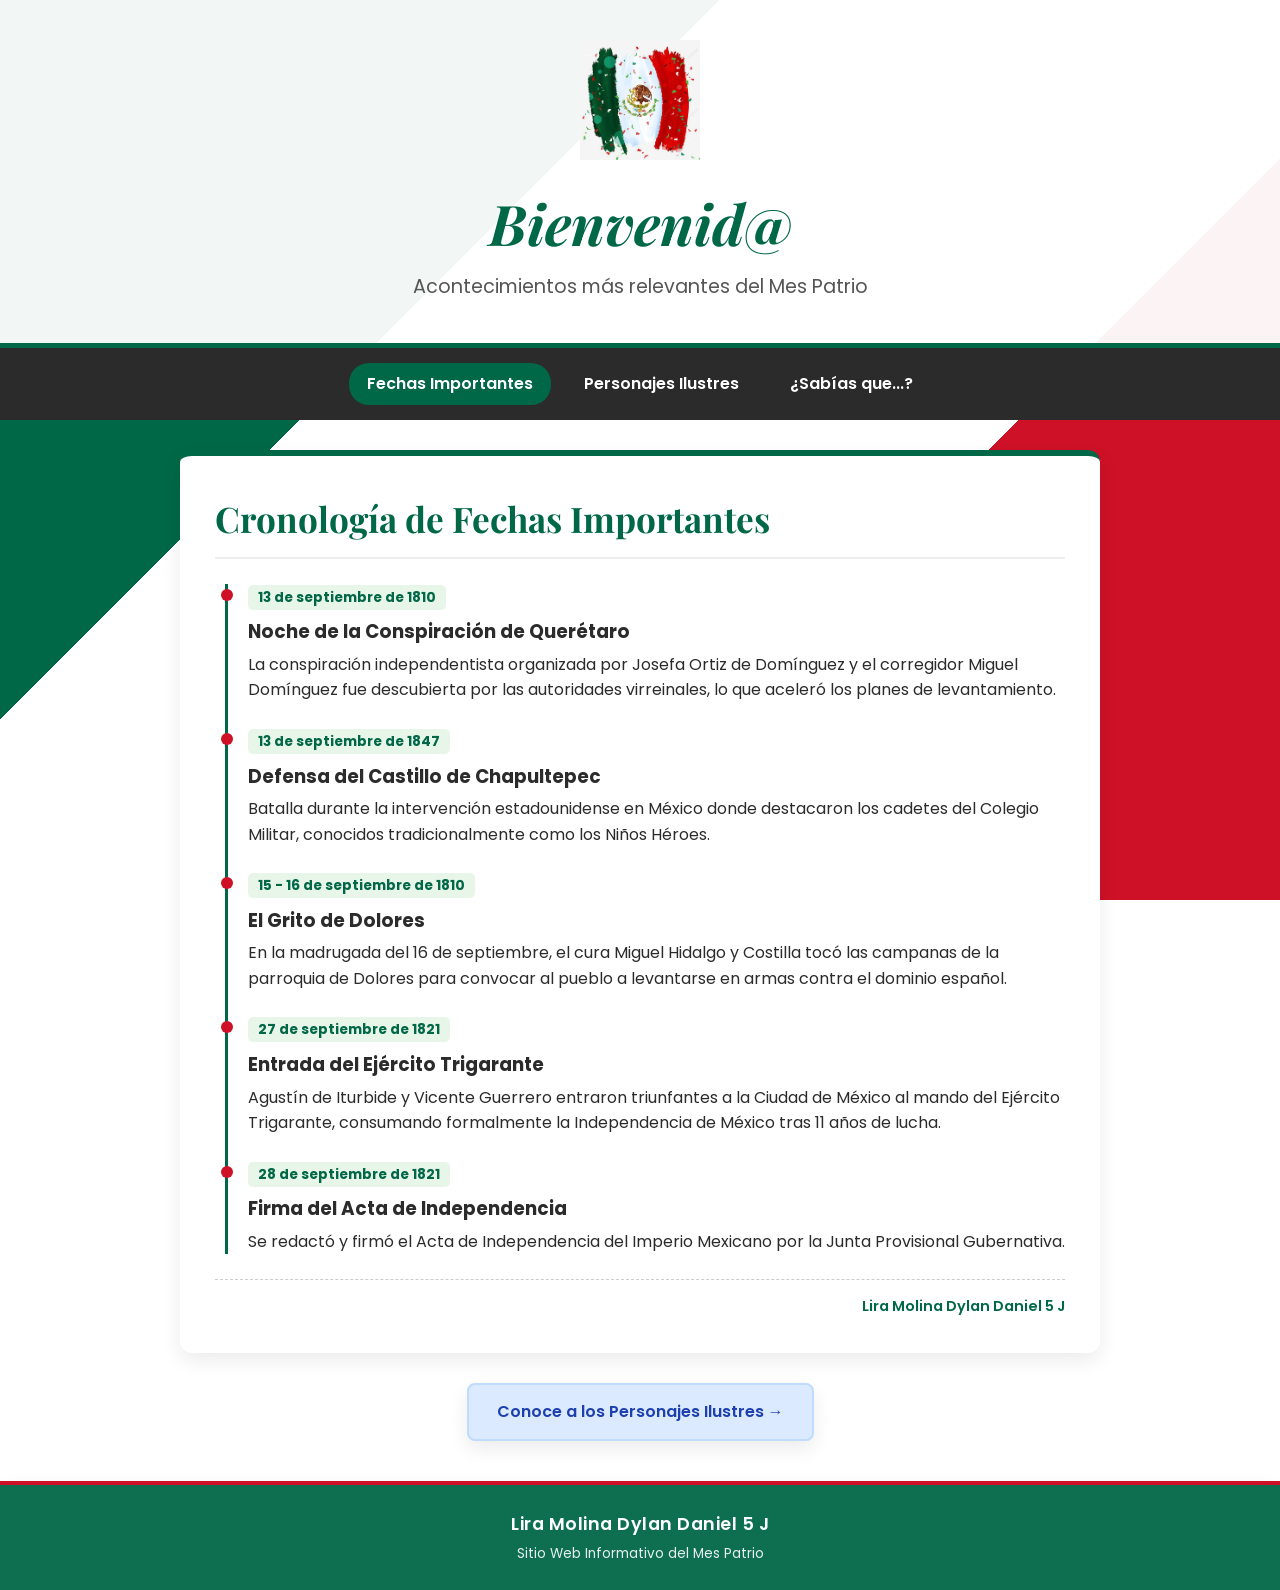
<file: index.html>
<!DOCTYPE html>
<html lang="es">
<head>
    <meta charset="UTF-8">
    <meta name="viewport" content="width=device-width, initial-scale=1.0">
    <title>Mes Patrio - Fechas Importantes</title>
    <link rel="stylesheet" href="style.css">
    <link href="https://fonts.googleapis.com/css2?family=Playfair+Display:ital,wght@0,700;1,400&family=Poppins:wght@300;400;600&display=swap" rel="stylesheet">
</head>
<body>

    <header class="hero">
        <div class="hero-content">
            <img src="bandera.png" alt="Bandera de México" class="hero-img">
            <h1>Bienvenid@</h1>
            <p class="subtitle">Acontecimientos más relevantes del Mes Patrio</p>
        </div>
    </header>

    <nav class="navbar">
        <a href="index.html" class="btn-nav active">Fechas Importantes</a>
        <a href="personajes.html" class="btn-nav">Personajes Ilustres</a>
        <a href="sabias-que.html" class="btn-nav">¿Sabías que...?</a>
    </nav>

    <main class="main-container">

        <section class="section-card">
            <h2 class="title-serif">Cronología de Fechas Importantes</h2>
            
            <div class="timeline">
                <div class="timeline-item">
                    <span class="date-badge">13 de septiembre de 1810</span>
                    <h3>Noche de la Conspiración de Querétaro</h3>
                    <p>La conspiración independentista organizada por Josefa Ortiz de Domínguez y el corregidor Miguel Domínguez fue descubierta por las autoridades virreinales, lo que aceleró los planes de levantamiento.</p>
                </div>

                <div class="timeline-item">
                    <span class="date-badge">13 de septiembre de 1847</span>
                    <h3>Defensa del Castillo de Chapultepec</h3>
                    <p>Batalla durante la intervención estadounidense en México donde destacaron los cadetes del Colegio Militar, conocidos tradicionalmente como los Niños Héroes.</p>
                </div>

                <div class="timeline-item">
                    <span class="date-badge">15 - 16 de septiembre de 1810</span>
                    <h3>El Grito de Dolores</h3>
                    <p>En la madrugada del 16 de septiembre, el cura Miguel Hidalgo y Costilla tocó las campanas de la parroquia de Dolores para convocar al pueblo a levantarse en armas contra el dominio español.</p>
                </div>

                <div class="timeline-item">
                    <span class="date-badge">27 de septiembre de 1821</span>
                    <h3>Entrada del Ejército Trigarante</h3>
                    <p>Agustín de Iturbide y Vicente Guerrero entraron triunfantes a la Ciudad de México al mando del Ejército Trigarante, consumando formalmente la Independencia de México tras 11 años de lucha.</p>
                </div>

                <div class="timeline-item">
                    <span class="date-badge">28 de septiembre de 1821</span>
                    <h3>Firma del Acta de Independencia</h3>
                    <p>Se redactó y firmó el Acta de Independencia del Imperio Mexicano por la Junta Provisional Gubernativa.</p>
                </div>
            </div>

            <div class="section-footer">
                <p>Lira Molina Dylan Daniel 5 J</p>
            </div>
        </section>

        <div class="action-banner">
            <a href="personajes.html" class="btn-action">Conoce a los Personajes Ilustres &rarr;</a>
        </div>

    </main>

    <footer>
        <p class="student-info">Lira Molina Dylan Daniel 5 J</p>
        <p style="font-size: 0.85rem; font-weight: 400; opacity: 0.9;">Sitio Web Informativo del Mes Patrio</p>
    </footer>

</body>
</html>
</file>
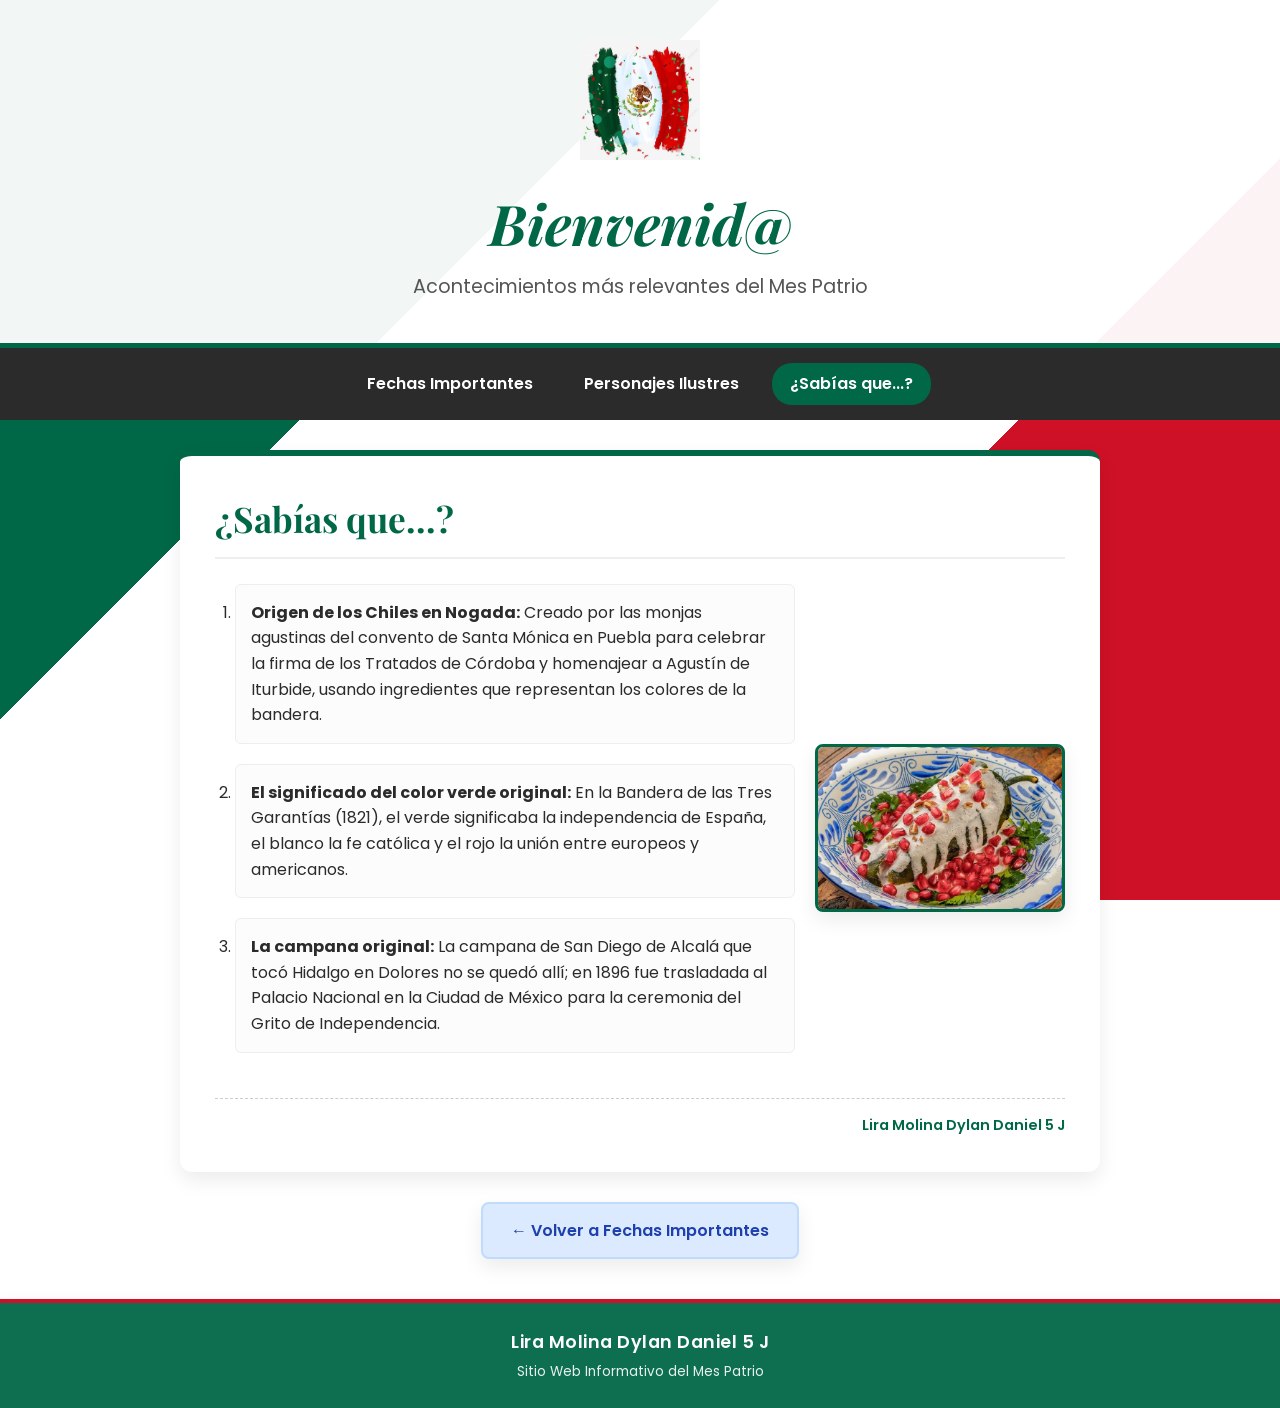
<file: datos_index.html>
<!DOCTYPE html>
<html lang="es">
<head>
    <meta charset="UTF-8">
    <meta name="viewport" content="width=device-width, initial-scale=1.0">
    <title>Mes Patrio - Datos Curiosos</title>
    <link rel="stylesheet" href="style.css">
    <link href="https://fonts.googleapis.com/css2?family=Playfair+Display:ital,wght@0,700;1,400&family=Poppins:wght@300;400;600&display=swap" rel="stylesheet">
</head>
<body>

    <header class="hero">
        <div class="hero-content">
            <img src="bandera.png" alt="Bandera de México" class="hero-img">
            <h1>Bienvenid@</h1>
            <p class="subtitle">Acontecimientos más relevantes del Mes Patrio</p>
        </div>
    </header>

    <nav class="navbar">
        <a href="index.html" class="btn-nav">Fechas Importantes</a>
        <a href="personajes.html" class="btn-nav">Personajes Ilustres</a>
        <a href="sabias-que.html" class="btn-nav active">¿Sabías que...?</a>
    </nav>

    <main class="main-container">

        <section class="section-card">
            <h2 class="title-serif">¿Sabías que...?</h2>
            
            <div class="sabias-que-container">
                <ol class="facts-list">
                    <li>
                        <strong>Origen de los Chiles en Nogada:</strong> Creado por las monjas agustinas del convento de Santa Mónica en Puebla para celebrar la firma de los Tratados de Córdoba y homenajear a Agustín de Iturbide, usando ingredientes que representan los colores de la bandera.
                    </li>
                    <li>
                        <strong>El significado del color verde original:</strong> En la Bandera de las Tres Garantías (1821), el verde significaba la independencia de España, el blanco la fe católica y el rojo la unión entre europeos y americanos.
                    </li>
                    <li>
                        <strong>La campana original:</strong> La campana de San Diego de Alcalá que tocó Hidalgo en Dolores no se quedó allí; en 1896 fue trasladada al Palacio Nacional en la Ciudad de México para la ceremonia del Grito de Independencia.
                    </li>
                </ol>
                <img src="chiles.jpg" alt="Chiles en Nogada" class="img-curioso">
            </div>

            <div class="section-footer">
                <p>Lira Molina Dylan Daniel 5 J</p>
            </div>
        </section>

        <div class="action-banner">
            <a href="index.html" class="btn-action">&larr; Volver a Fechas Importantes</a>
        </div>

    </main>

    <footer>
        <p class="student-info">Lira Molina Dylan Daniel 5 J</p>
        <p style="font-size: 0.85rem; font-weight: 400; opacity: 0.9;">Sitio Web Informativo del Mes Patrio</p>
    </footer>

</body>
</html>
</file>
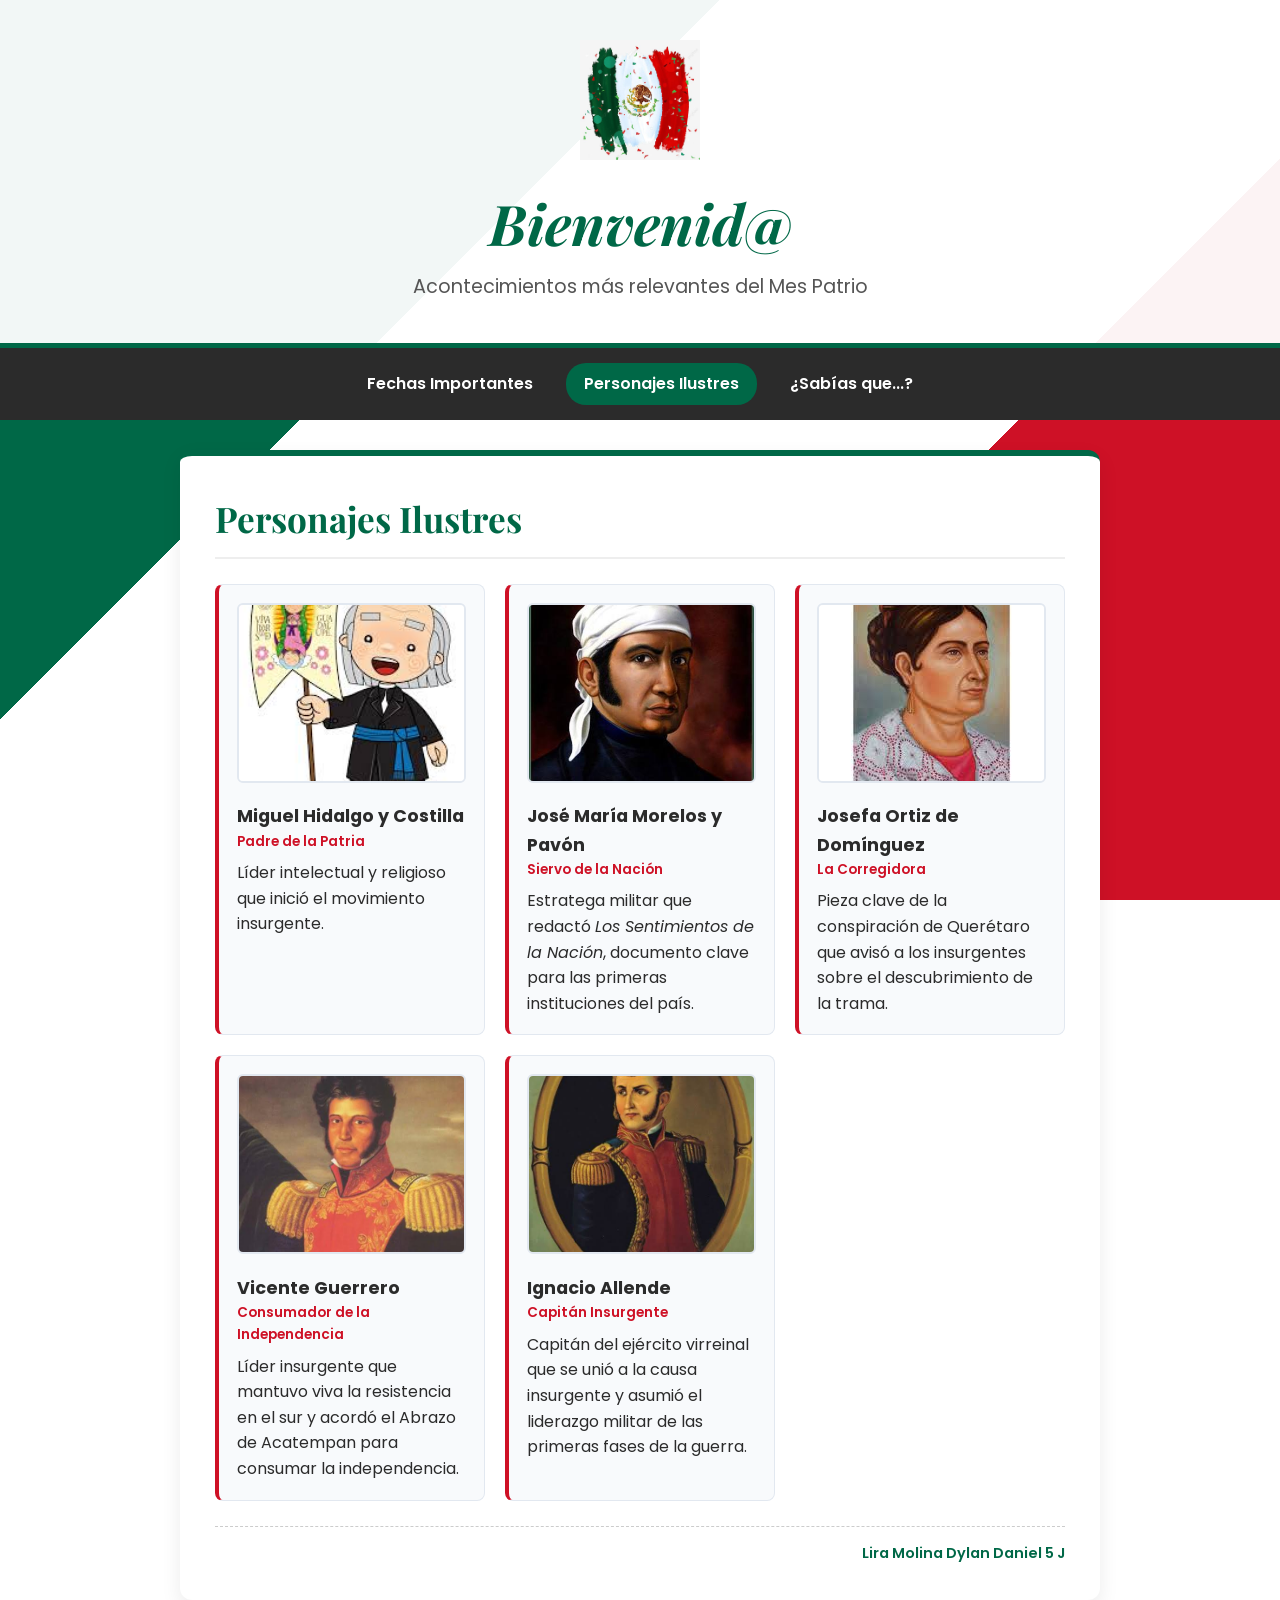
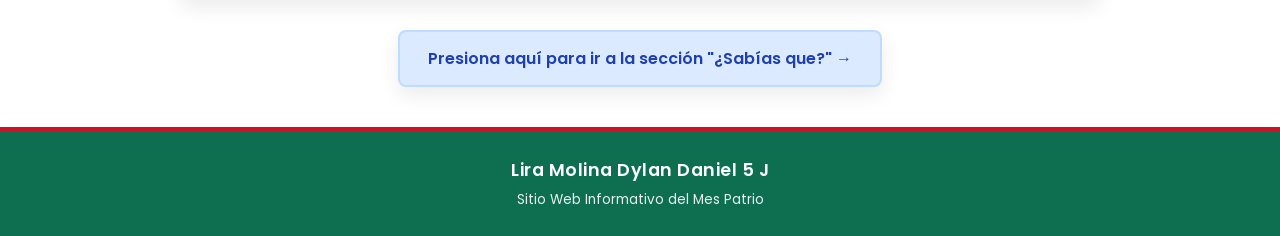
<file: personajes_index.html>
<!DOCTYPE html>
<html lang="es">
<head>
    <meta charset="UTF-8">
    <meta name="viewport" content="width=device-width, initial-scale=1.0">
    <title>Mes Patrio - Personajes Ilustres</title>
    <link rel="stylesheet" href="style.css">
    <link href="https://fonts.googleapis.com/css2?family=Playfair+Display:ital,wght@0,700;1,400&family=Poppins:wght@300;400;600&display=swap" rel="stylesheet">
</head>
<body>

    <header class="hero">
        <div class="hero-content">
            <img src="bandera.png" alt="Bandera de México" class="hero-img">
            <h1>Bienvenid@</h1>
            <p class="subtitle">Acontecimientos más relevantes del Mes Patrio</p>
        </div>
    </header>

    <nav class="navbar">
        <a href="index.html" class="btn-nav">Fechas Importantes</a>
        <a href="personajes.html" class="btn-nav active">Personajes Ilustres</a>
        <a href="sabias-que.html" class="btn-nav">¿Sabías que...?</a>
    </nav>

    <main class="main-container">

        <section class="section-card">
            <h2 class="title-serif">Personajes Ilustres</h2>
            
            <div class="grid-personajes">
                <div class="card-personaje">
                    <img src="hidalgo.jpg" alt="Miguel Hidalgo" class="img-personaje">
                    <h3>Miguel Hidalgo y Costilla</h3>
                    <p class="tag">Padre de la Patria</p>
                    <p>Líder intelectual y religioso que inició el movimiento insurgente.</p>
                </div>

                <div class="card-personaje">
                    <img src="morelos.jpg" alt="José María Morelos" class="img-personaje">
                    <h3>José María Morelos y Pavón</h3>
                    <p class="tag">Siervo de la Nación</p>
                    <p>Estratega militar que redactó <em>Los Sentimientos de la Nación</em>, documento clave para las primeras instituciones del país.</p>
                </div>

                <div class="card-personaje">
                    <img src="josefa.jpg" alt="Josefa Ortiz de Domínguez" class="img-personaje">
                    <h3>Josefa Ortiz de Domínguez</h3>
                    <p class="tag">La Corregidora</p>
                    <p>Pieza clave de la conspiración de Querétaro que avisó a los insurgentes sobre el descubrimiento de la trama.</p>
                </div>

                <div class="card-personaje">
                    <img src="guerrero.jpg" alt="Vicente Guerrero" class="img-personaje">
                    <h3>Vicente Guerrero</h3>
                    <p class="tag">Consumador de la Independencia</p>
                    <p>Líder insurgente que mantuvo viva la resistencia en el sur y acordó el Abrazo de Acatempan para consumar la independencia.</p>
                </div>

                <div class="card-personaje">
                    <img src="allende.jpg" alt="Ignacio Allende" class="img-personaje">
                    <h3>Ignacio Allende</h3>
                    <p class="tag">Capitán Insurgente</p>
                    <p>Capitán del ejército virreinal que se unió a la causa insurgente y asumió el liderazgo militar de las primeras fases de la guerra.</p>
                </div>
            </div>

            <div class="section-footer">
                <p>Lira Molina Dylan Daniel 5 J</p>
            </div>
        </section>

        <div class="action-banner">
            <a href="sabias-que.html" class="btn-action">Presiona aquí para ir a la sección "¿Sabías que?" &rarr;</a>
        </div>

    </main>

    <footer>
        <p class="student-info">Lira Molina Dylan Daniel 5 J</p>
        <p style="font-size: 0.85rem; font-weight: 400; opacity: 0.9;">Sitio Web Informativo del Mes Patrio</p>
    </footer>

</body>
</html>
</file>
<file: style.css>
:root {
    --verde-patrio: #006847;
    --blanco: #ffffff;
    --rojo-patrio: #ce1126;
    --fondo-neutro: #f4f6f8;
    --gris-tarjeta: #f9f9f9;
    --texto-oscuro: #2b2b2b;
    --sombra: 0 8px 20px rgba(0,0,0,0.08);
}

* {
    box-sizing: border-box;
    margin: 0;
    padding: 0;
}

body {
    font-family: 'Poppins', sans-serif;
    color: var(--texto-oscuro);
    background: linear-gradient(135deg, var(--verde-patrio) 0%, var(--verde-patrio) 33%, #ffffff 33%, #ffffff 66%, var(--rojo-patrio) 66%, var(--rojo-patrio) 100%);
    background-attachment: fixed;
    line-height: 1.6;
}

.hero {
    background-color: rgba(255, 255, 255, 0.95);
    padding: 40px 20px;
    text-align: center;
    border-bottom: 5px solid var(--verde-patrio);
    box-shadow: var(--sombra);
}

.hero-img {
    max-width: 120px;
    height: auto;
    margin-bottom: 10px;
}

.hero h1 {
    font-family: 'Playfair Display', serif;
    font-size: 3.5rem;
    font-style: italic;
    color: var(--verde-patrio);
}

.hero .subtitle {
    font-size: 1.2rem;
    color: #555;
    margin-top: 5px;
}

.navbar {
    display: flex;
    justify-content: center;
    gap: 15px;
    background-color: var(--texto-oscuro);
    padding: 15px;
    position: sticky;
    top: 0;
    z-index: 100;
}

.btn-nav {
    color: var(--blanco);
    text-decoration: none;
    font-weight: 600;
    padding: 8px 18px;
    border-radius: 20px;
    transition: background 0.3s ease;
}

.btn-nav:hover, .btn-nav.active {
    background-color: var(--verde-patrio);
}

.main-container {
    max-width: 950px;
    margin: 30px auto;
    padding: 0 15px;
}

.section-card {
    background-color: #ffffff;
    border-radius: 12px;
    padding: 35px;
    margin-bottom: 30px;
    box-shadow: var(--sombra);
    border-top: 6px solid var(--verde-patrio);
}

.title-serif {
    font-family: 'Playfair Display', serif;
    font-size: 2.2rem;
    color: var(--verde-patrio);
    margin-bottom: 25px;
    border-bottom: 2px solid #eee;
    padding-bottom: 10px;
}

.timeline {
    border-left: 3px solid var(--verde-patrio);
    padding-left: 20px;
    margin-left: 10px;
}

.timeline-item {
    margin-bottom: 25px;
    position: relative;
}

.timeline-item::before {
    content: '';
    position: absolute;
    left: -27px;
    top: 5px;
    width: 12px;
    height: 12px;
    background-color: var(--rojo-patrio);
    border-radius: 50%;
}

.date-badge {
    background-color: #e8f5e9;
    color: var(--verde-patrio);
    font-weight: bold;
    padding: 3px 10px;
    border-radius: 5px;
    font-size: 0.85rem;
}

.timeline-item h3 {
    margin: 8px 0 5px 0;
    font-size: 1.15rem;
}

.action-banner {
    text-align: center;
    margin: 25px 0;
}

.btn-action {
    display: inline-block;
    background-color: #dbeafe;
    color: #1e40af;
    padding: 14px 28px;
    border-radius: 8px;
    font-weight: 600;
    text-decoration: none;
    border: 2px solid #bfdbfe;
    box-shadow: var(--sombra);
    transition: transform 0.2s ease, background 0.3s;
}

.btn-action:hover {
    transform: translateY(-2px);
    background-color: #bfdbfe;
}

.grid-personajes {
    display: grid;
    grid-template-columns: repeat(auto-fit, minmax(250px, 1fr));
    gap: 20px;
}

.card-personaje {
    background-color: #f8fafc;
    border: 1px solid #e2e8f0;
    border-left: 4px solid var(--rojo-patrio);
    padding: 18px;
    border-radius: 8px;
}

.img-personaje {
    width: 100%;
    height: 180px;
    object-fit: cover;
    border-radius: 6px;
    margin-bottom: 12px;
    border: 2px solid #e2e8f0;
}

.card-personaje h3 {
    font-size: 1.1rem;
    color: var(--texto-oscuro);
}

.card-personaje .tag {
    color: var(--rojo-patrio);
    font-size: 0.85rem;
    font-weight: 600;
    margin-bottom: 8px;
}

.sabias-que-container {
    display: flex;
    gap: 20px;
    align-items: center;
    flex-wrap: wrap;
}

.facts-list {
    flex: 1;
    min-width: 280px;
    padding-left: 20px;
}

.facts-list li {
    margin-bottom: 20px;
    background-color: #fcfcfc;
    padding: 15px;
    border-radius: 6px;
    border: 1px solid #eee;
}

.img-curioso {
    width: 250px;
    height: auto;
    border-radius: 8px;
    box-shadow: var(--sombra);
    border: 3px solid var(--verde-patrio);
}

.section-footer {
    margin-top: 25px;
    padding-top: 15px;
    border-top: 1px dashed #ccc;
    text-align: right;
    font-size: 0.9rem;
    font-weight: 600;
    color: var(--verde-patrio);
}

footer {
    text-align: center;
    padding: 25px 20px;
    background-color: rgba(0, 104, 71, 0.95);
    color: #ffffff;
    font-size: 1rem;
    font-weight: 600;
    margin-top: 40px;
    border-top: 4px solid var(--rojo-patrio);
    box-shadow: var(--sombra);
}

.student-info {
    font-size: 1.1rem;
    letter-spacing: 0.5px;
    margin-bottom: 5px;
}

@media (max-width: 600px) {
    .hero h1 {
        font-size: 2.5rem;
    }
    .navbar {
        flex-direction: column;
        align-items: center;
    }
    .sabias-que-container {
        flex-direction: column;
    }
    .img-curioso {
        width: 100%;
    }
}
</file>
